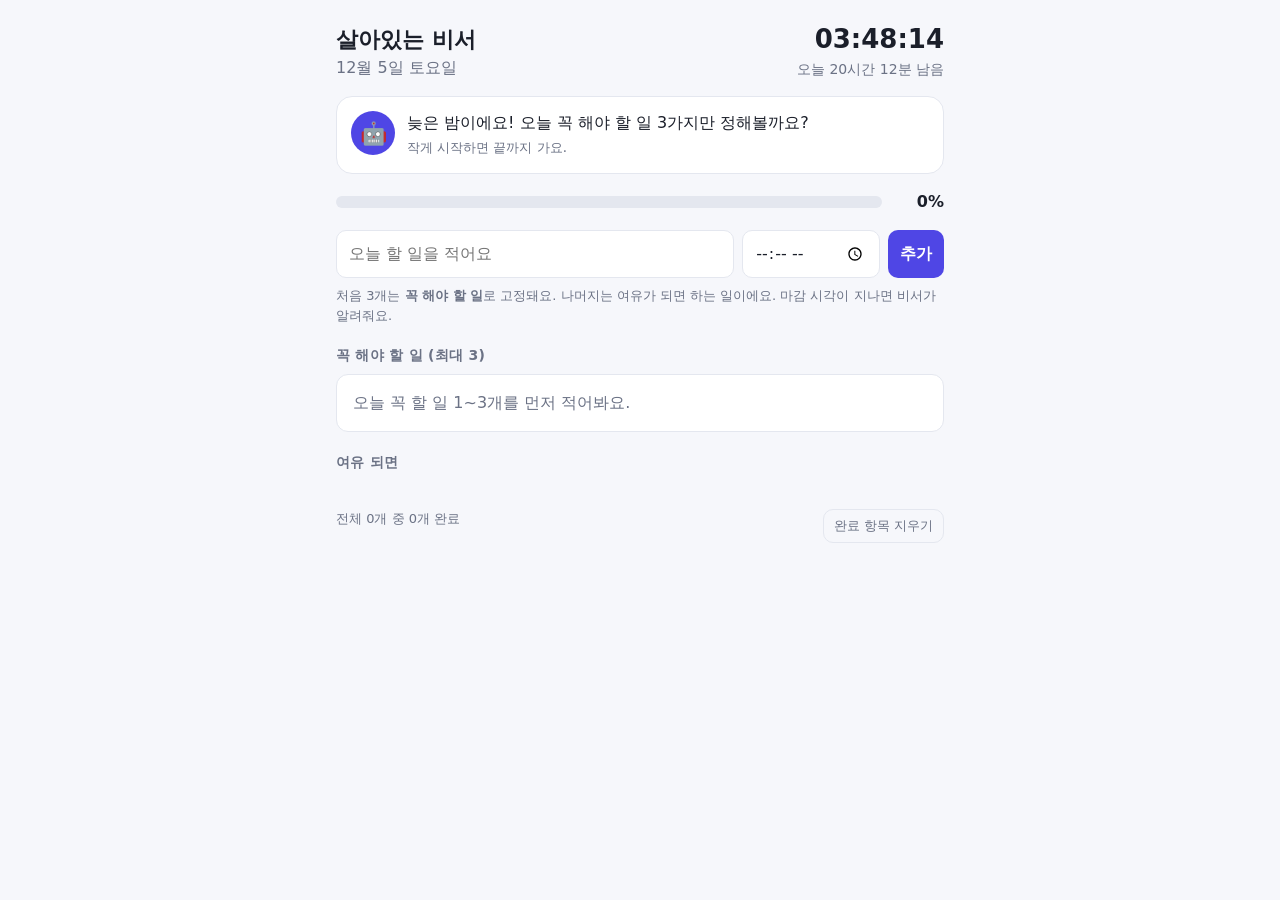
<file: assistant/index.html>
<!doctype html>
<html lang="ko">
<head>
<meta charset="utf-8">
<meta name="viewport" content="width=device-width,initial-scale=1">
<title>살아있는 비서</title>
<style>
:root{--bg:#f6f7fb;--card:#fff;--ink:#1b1f2a;--mute:#6b7285;--line:#e4e7ef;--acc:#4f46e5;--ok:#16a34a;--warn:#f59e0b;--bad:#dc2626}
@media (prefers-color-scheme:dark){:root{--bg:#0f1117;--card:#181b24;--ink:#eef0f6;--mute:#9aa1b5;--line:#272b38;--acc:#818cf8;--ok:#4ade80;--warn:#fbbf24;--bad:#f87171}}
*{box-sizing:border-box}
body{margin:0;background:var(--bg);color:var(--ink);font:16px/1.5 system-ui,-apple-system,"Noto Sans KR","Malgun Gothic",sans-serif}
main{max-width:640px;margin:0 auto;padding:20px 16px 60px}
header{display:flex;justify-content:space-between;align-items:flex-end;gap:12px}
h1{font-size:22px;margin:0}
.clock{font-variant-numeric:tabular-nums;color:var(--mute);text-align:right;font-size:14px}
.clock b{display:block;font-size:26px;color:var(--ink)}
.bot{display:flex;gap:12px;align-items:flex-start;background:var(--card);border:1px solid var(--line);border-radius:16px;padding:14px;margin:16px 0}
.avatar{flex:none;width:44px;height:44px;border-radius:50%;background:var(--acc);display:grid;place-items:center;font-size:22px;animation:breathe 3s ease-in-out infinite}
@keyframes breathe{50%{transform:scale(1.07);box-shadow:0 0 0 8px color-mix(in srgb,var(--acc) 18%,transparent)}}
.bot p{margin:0}.bot small{color:var(--mute)}
.prog{display:flex;align-items:center;gap:14px;margin-bottom:16px}
.bar{flex:1;height:12px;background:var(--line);border-radius:99px;overflow:hidden}
.bar i{display:block;height:100%;width:0;background:var(--ok);transition:width .5s}
.pct{font-weight:700;font-variant-numeric:tabular-nums;min-width:48px;text-align:right}
form{display:grid;grid-template-columns:1fr auto auto;gap:8px;margin-bottom:8px}
input,select,button{font:inherit;padding:10px 12px;border-radius:10px;border:1px solid var(--line);background:var(--card);color:var(--ink)}
button{cursor:pointer;background:var(--acc);color:#fff;border:0;font-weight:600}
.hint{color:var(--mute);font-size:13px;margin:0 0 16px}
h2{font-size:14px;color:var(--mute);margin:20px 0 8px;letter-spacing:.02em}
ul{list-style:none;margin:0;padding:0;display:grid;gap:8px}
li{display:flex;align-items:center;gap:12px;background:var(--card);border:1px solid var(--line);border-radius:12px;padding:12px}
li.must{border-left:4px solid var(--acc)}
li.late:not(.done){border-color:var(--bad)}
li input[type=checkbox]{width:22px;height:22px;accent-color:var(--ok);flex:none}
li .t{flex:1;min-width:0;overflow-wrap:anywhere}
li.done .t{text-decoration:line-through;color:var(--mute)}
li time{font-size:13px;color:var(--mute);font-variant-numeric:tabular-nums}
li.late:not(.done) time{color:var(--bad);font-weight:700}
li .x{background:none;color:var(--mute);padding:4px 8px;font-size:18px}
.empty{color:var(--mute);text-align:center;padding:16px}
footer{margin-top:28px;display:flex;justify-content:space-between;color:var(--mute);font-size:13px}
footer button{background:none;color:var(--mute);border:1px solid var(--line);padding:6px 10px;font-weight:400}
</style>
</head>
<body>
<main>
  <header>
    <div><h1>살아있는 비서</h1><div id="date" style="color:var(--mute)"></div></div>
    <div class="clock"><b id="now"></b><span id="left"></span></div>
  </header>

  <section class="bot" aria-live="polite">
    <div class="avatar">🤖</div>
    <div><p id="say"></p><small id="sub"></small></div>
  </section>

  <div class="prog"><div class="bar"><i id="fill"></i></div><span class="pct" id="pct">0%</span></div>

  <form id="f">
    <input id="txt" placeholder="오늘 할 일을 적어요" maxlength="80" required autocomplete="off">
    <input id="due" type="time" aria-label="마감 시각">
    <button>추가</button>
  </form>
  <p class="hint">처음 3개는 <b>꼭 해야 할 일</b>로 고정돼요. 나머지는 여유가 되면 하는 일이에요. 마감 시각이 지나면 비서가 알려줘요.</p>

  <h2>꼭 해야 할 일 (최대 3)</h2><ul id="must"></ul>
  <h2>여유 되면</h2><ul id="more"></ul>

  <footer><span id="stat"></span><button id="clear" type="button">완료 항목 지우기</button></footer>
</main>

<script>
const KEY='assistant-v1', MUST_MAX=3;
const $=id=>document.getElementById(id);
const today=()=>new Date().toLocaleDateString('sv');
const pad=n=>String(n).padStart(2,'0');
let state=load();

function load(){
  try{const s=JSON.parse(localStorage.getItem(KEY));if(s&&s.day===today())return s}catch(e){}
  // 새 날이 되면 어제 못 끝낸 꼭-할-일은 이월한다
  let carry=[];
  try{const o=JSON.parse(localStorage.getItem(KEY));if(o)carry=o.items.filter(i=>!i.done).map(i=>({...i,due:'',carried:true}))}catch(e){}
  return {day:today(),items:carry,created:Date.now()};
}
function save(){try{localStorage.setItem(KEY,JSON.stringify(state))}catch(e){}}
function dueMs(i){if(!i.due)return null;const [h,m]=i.due.split(':');const d=new Date();d.setHours(+h,+m,0,0);return d.getTime()}
function isLate(i){const d=dueMs(i);return d!==null&&!i.done&&Date.now()>d}

$('f').onsubmit=e=>{
  e.preventDefault();
  state.items.push({id:crypto.randomUUID(),text:$('txt').value.trim(),due:$('due').value,done:false});
  $('txt').value='';$('due').value='';save();render();
};
$('clear').onclick=()=>{state.items=state.items.filter(i=>!i.done);save();render()};

function row(i,isMust){
  const li=document.createElement('li');
  li.className=(isMust?'must ':'')+(i.done?'done ':'')+(isLate(i)?'late':'');
  const cb=Object.assign(document.createElement('input'),{type:'checkbox',checked:i.done});
  cb.setAttribute('aria-label',i.text+' 완료');
  cb.onchange=()=>{i.done=cb.checked;i.doneAt=i.done?Date.now():null;save();render()};
  const t=document.createElement('span');t.className='t';t.textContent=(i.carried?'↪ ':'')+i.text;
  li.append(cb,t);
  if(i.due){const tm=document.createElement('time');tm.textContent=i.due;li.append(tm)}
  const x=document.createElement('button');x.className='x';x.textContent='×';x.setAttribute('aria-label','삭제');
  x.onclick=()=>{state.items=state.items.filter(o=>o!==i);save();render()};
  li.append(x);return li;
}

function render(){
  const must=state.items.slice(0,MUST_MAX), more=state.items.slice(MUST_MAX);
  $('must').replaceChildren(...(must.length?must.map(i=>row(i,true)):[Object.assign(document.createElement('li'),{className:'empty',textContent:'오늘 꼭 할 일 1~3개를 먼저 적어봐요.'})]));
  $('more').replaceChildren(...more.map(i=>row(i,false)));
  const total=must.length, done=must.filter(i=>i.done).length;
  const pct=total?Math.round(done/total*100):0;
  $('fill').style.width=pct+'%';$('pct').textContent=pct+'%';
  const all=state.items.filter(i=>i.done).length;
  $('stat').textContent=`전체 ${state.items.length}개 중 ${all}개 완료`;
  speak(must,done);
}

function speak(must,done){
  const now=new Date(), h=now.getHours();
  const greet=h<6?'늦은 밤이에요':h<12?'좋은 아침이에요':h<18?'좋은 오후예요':'저녁이에요';
  const late=state.items.filter(isLate);
  const next=state.items.filter(i=>!i.done&&i.due&&!isLate(i)).sort((a,b)=>dueMs(a)-dueMs(b))[0];
  let say,sub='';
  if(!must.length){say=`${greet}! 오늘 꼭 해야 할 일 3가지만 정해볼까요?`;sub='작게 시작하면 끝까지 가요.'}
  else if(done===must.length){say='🎉 꼭 할 일을 모두 끝냈어요! 오늘은 이미 성공한 하루예요.';sub='남은 건 보너스예요. 푹 쉬어도 좋아요.'}
  else if(late.length){say=`⏰ "${late[0].text}" 마감이 지났어요. 지금 5분만 시작해볼까요?`;sub=`지연 ${late.length}건`}
  else if(next){const m=Math.max(0,Math.round((dueMs(next)-now)/60000));say=`다음은 "${next.text}" — ${m>=60?Math.floor(m/60)+'시간 ':''}${m%60}분 남았어요.`;sub=`꼭 할 일 ${must.length-done}개 남음`}
  else{say=`${greet}! 꼭 할 일 ${must.length-done}개가 남았어요. 가장 쉬운 것부터 해봐요.`;sub='체크할 때마다 진행률이 올라가요.'}
  $('say').textContent=say;$('sub').textContent=sub;
}

function tick(){
  const n=new Date();
  $('now').textContent=`${pad(n.getHours())}:${pad(n.getMinutes())}:${pad(n.getSeconds())}`;
  $('date').textContent=n.toLocaleDateString('ko-KR',{month:'long',day:'numeric',weekday:'long'});
  const end=new Date();end.setHours(23,59,59,0);
  const m=Math.round((end-n)/60000);$('left').textContent=`오늘 ${Math.floor(m/60)}시간 ${m%60}분 남음`;
  if(n.getSeconds()===0)render();            // 마감 상태·멘트를 분 단위로 갱신
  if(state.day!==today()){state=load();save();render()}   // 자정이 지나면 새 날로 전환
}
render();tick();setInterval(tick,1000);
</script>
</body>
</html>
</file>
